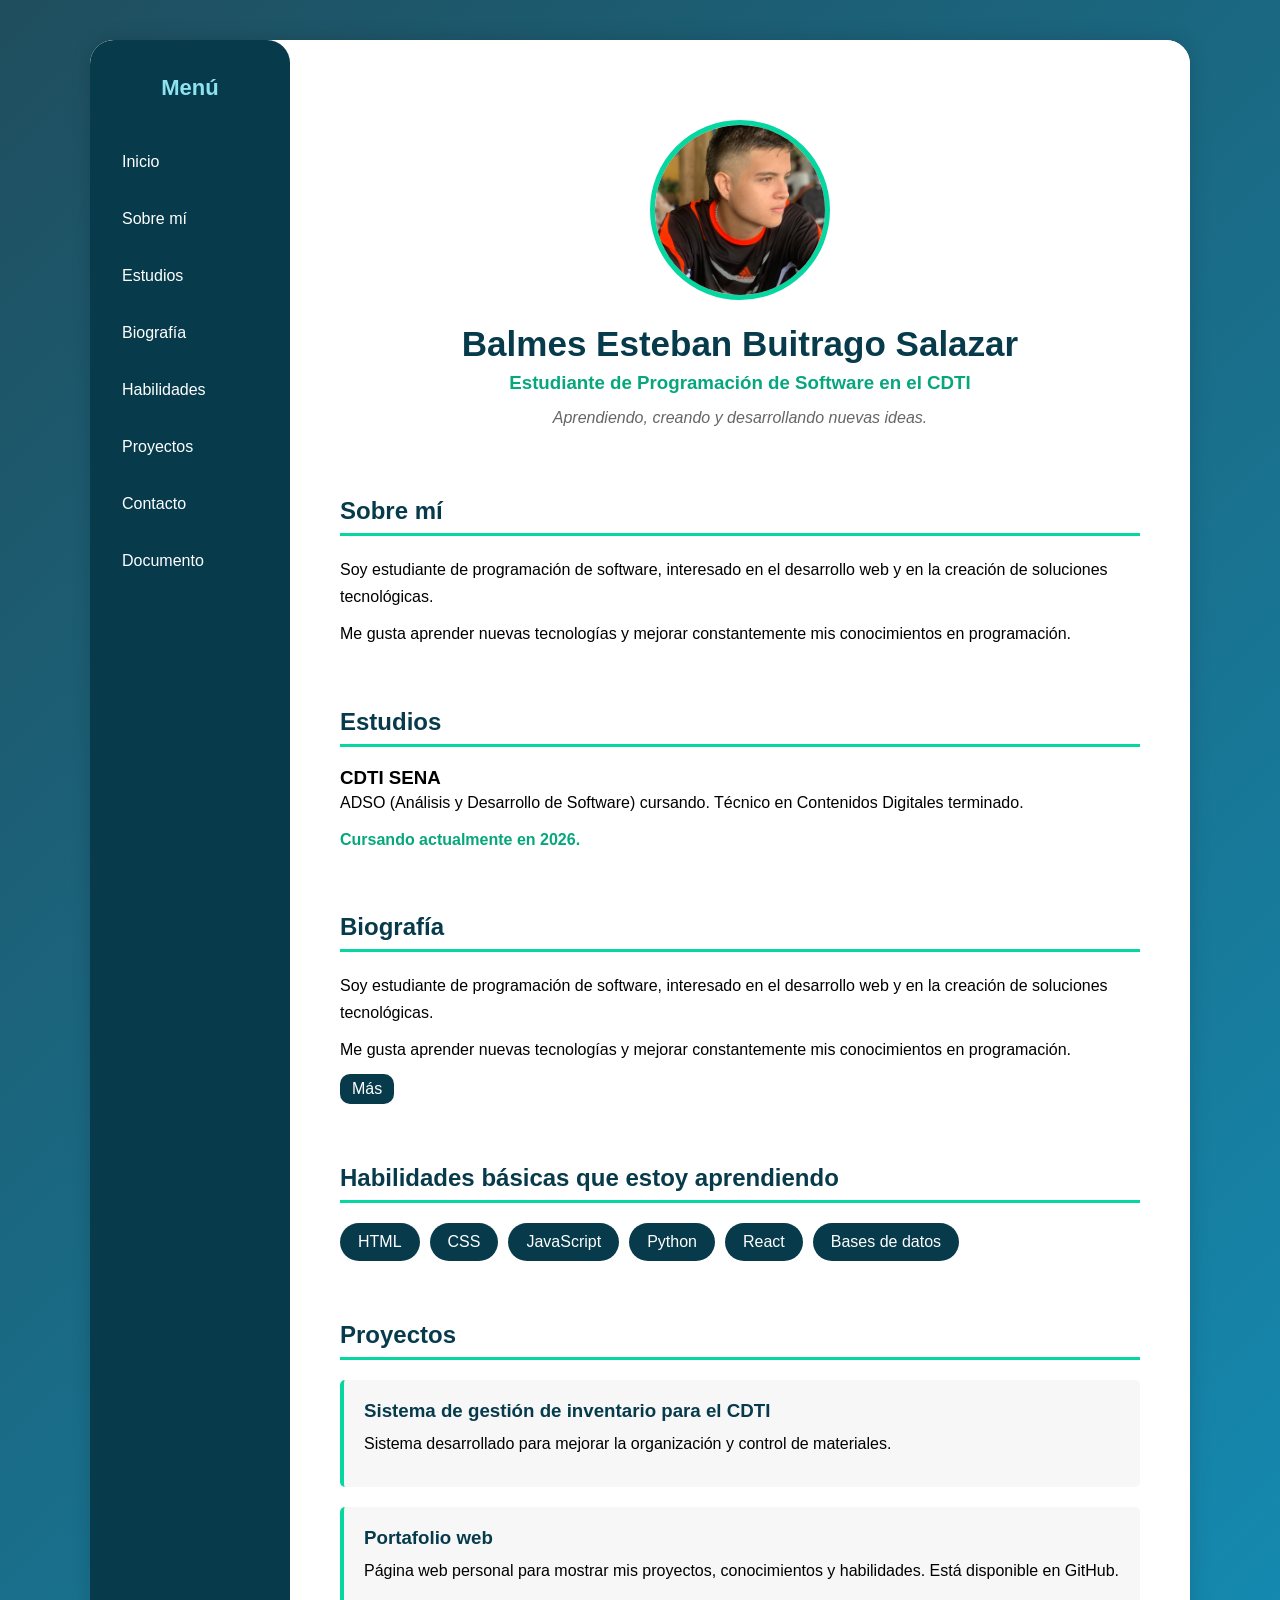
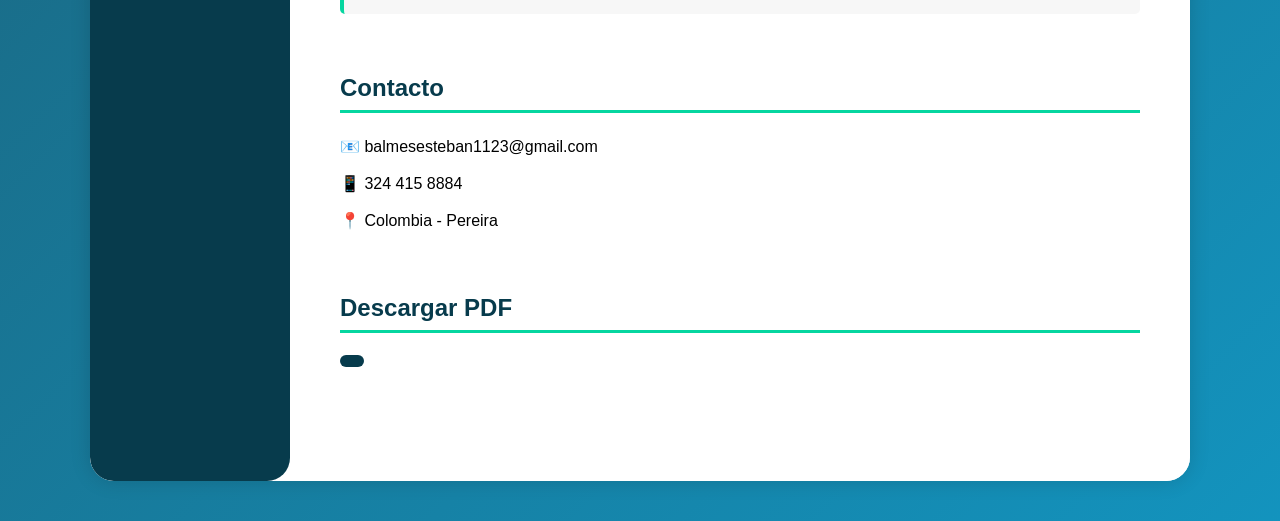
<file: Perfil_aprendiz/index.html>
<!DOCTYPE html>
<html lang="es">

<head>
    <meta charset="UTF-8">
    <meta name="viewport" content="width=device-width, initial-scale=1.0">

    <title>Hoja de Vida - Balmes Esteban</title>

    <link rel="stylesheet" href="estilos.css">
</head>

<body>

    <div class="hoja-vida">

        <!-- MENÚ LATERAL -->
        <nav class="menu">

            <h2>Menú</h2>

            <ul>

                <li>
                    <a href="#inicio">Inicio</a>
                </li>

                <li>
                    <a href="#sobre-mi">Sobre mí</a>
                </li>

                <li>
                    <a href="#estudios">Estudios</a>
                </li>

                <li>
                    <a href="#Biografia">Biografía</a>
                </li>

                <li>
                    <a href="#habilidades">Habilidades</a>
                </li>

                <li>
                    <a href="#proyectos">Proyectos</a>
                </li>

                <li>
                    <a href="#contacto">Contacto</a>
                </li>

                <li>
                    <a href="#documento">Documento</a>
                </li>

            </ul>

        </nav>


        <!-- CONTENIDO PRINCIPAL -->
        <main class="contenido">


            <!-- INICIO -->
            <section id="inicio" class="inicio">

                <img 
                    src="img/foto perfil.jpg"
                    alt="Foto de perfil de Balmes Esteban"
                    class="foto"
                >

                <h1>Balmes Esteban Buitrago Salazar</h1>

                <h3>
                    Estudiante de Programación de Software en el CDTI
                </h3>

                <p>
                    Aprendiendo, creando y desarrollando nuevas ideas.
                </p>

            </section>


            <!-- SOBRE MÍ -->
            <section id="sobre-mi" class="seccion">

                <h2>Sobre mí</h2>

                <p>
                    Soy estudiante de programación de software,
                    interesado en el desarrollo web y en la creación
                    de soluciones tecnológicas.
                </p>

                <p>
                    Me gusta aprender nuevas tecnologías y mejorar
                    constantemente mis conocimientos en programación.
                </p>

            </section>


            <!-- ESTUDIOS -->
            <section id="estudios" class="seccion">

                <h2>Estudios</h2>

                <h3>CDTI SENA</h3>

                <p>
                    ADSO (Análisis y Desarrollo de Software) cursando.
                    Técnico en Contenidos Digitales terminado.
                </p>

                <p class="fecha">
                    Cursando actualmente en 2026.
                </p>

            </section>


            <!-- BIOGRAFÍA -->
            <section id="Biografia" class="seccion">

                <h2>Biografía</h2>

                <p>
                    Soy estudiante de programación de software,
                    interesado en el desarrollo web y en la creación
                    de soluciones tecnológicas.
                </p>

                <p>
                    Me gusta aprender nuevas tecnologías y mejorar
                    constantemente mis conocimientos en programación.
                </p>

                <a href="principio.html" class="saber">
                    Más
                </a>

            </section>


            <!-- HABILIDADES -->
            <section id="habilidades" class="seccion">

                <h2>Habilidades básicas que estoy aprendiendo</h2>

                <ul class="habilidades">

                    <li>HTML</li>
                    <li>CSS</li>
                    <li>JavaScript</li>
                    <li>Python</li>
                    <li>React</li>
                    <li>Bases de datos</li>

                </ul>

            </section>


            <!-- PROYECTOS -->
            <section id="proyectos" class="seccion">

                <h2>Proyectos</h2>

                <div class="proyecto">

                    <h3>
                        Sistema de gestión de inventario para el CDTI
                    </h3>

                    <p>
                        Sistema desarrollado para mejorar la organización
                        y control de materiales.
                    </p>

                </div>


                <div class="proyecto">

                    <h3>Portafolio web</h3>

                    <p>
                        Página web personal para mostrar mis proyectos,
                        conocimientos y habilidades. Está disponible
                        en GitHub.
                    </p>

                </div>

            </section>


            <!-- CONTACTO -->
            <section id="contacto" class="seccion">

                <h2>Contacto</h2>

                <p>📧 balmesesteban1123@gmail.com</p>

                <p>📱 324 415 8884</p>

                <p>📍 Colombia - Pereira</p>

            </section>


            <!-- DOCUMENTO -->
            <section id="documento" class="seccion">

                <h2>Descargar PDF</h2>

                <a 
                    href="documento/perfil_aprendiz.pdf" 
                    download
                    class="saber"
                >
</file>
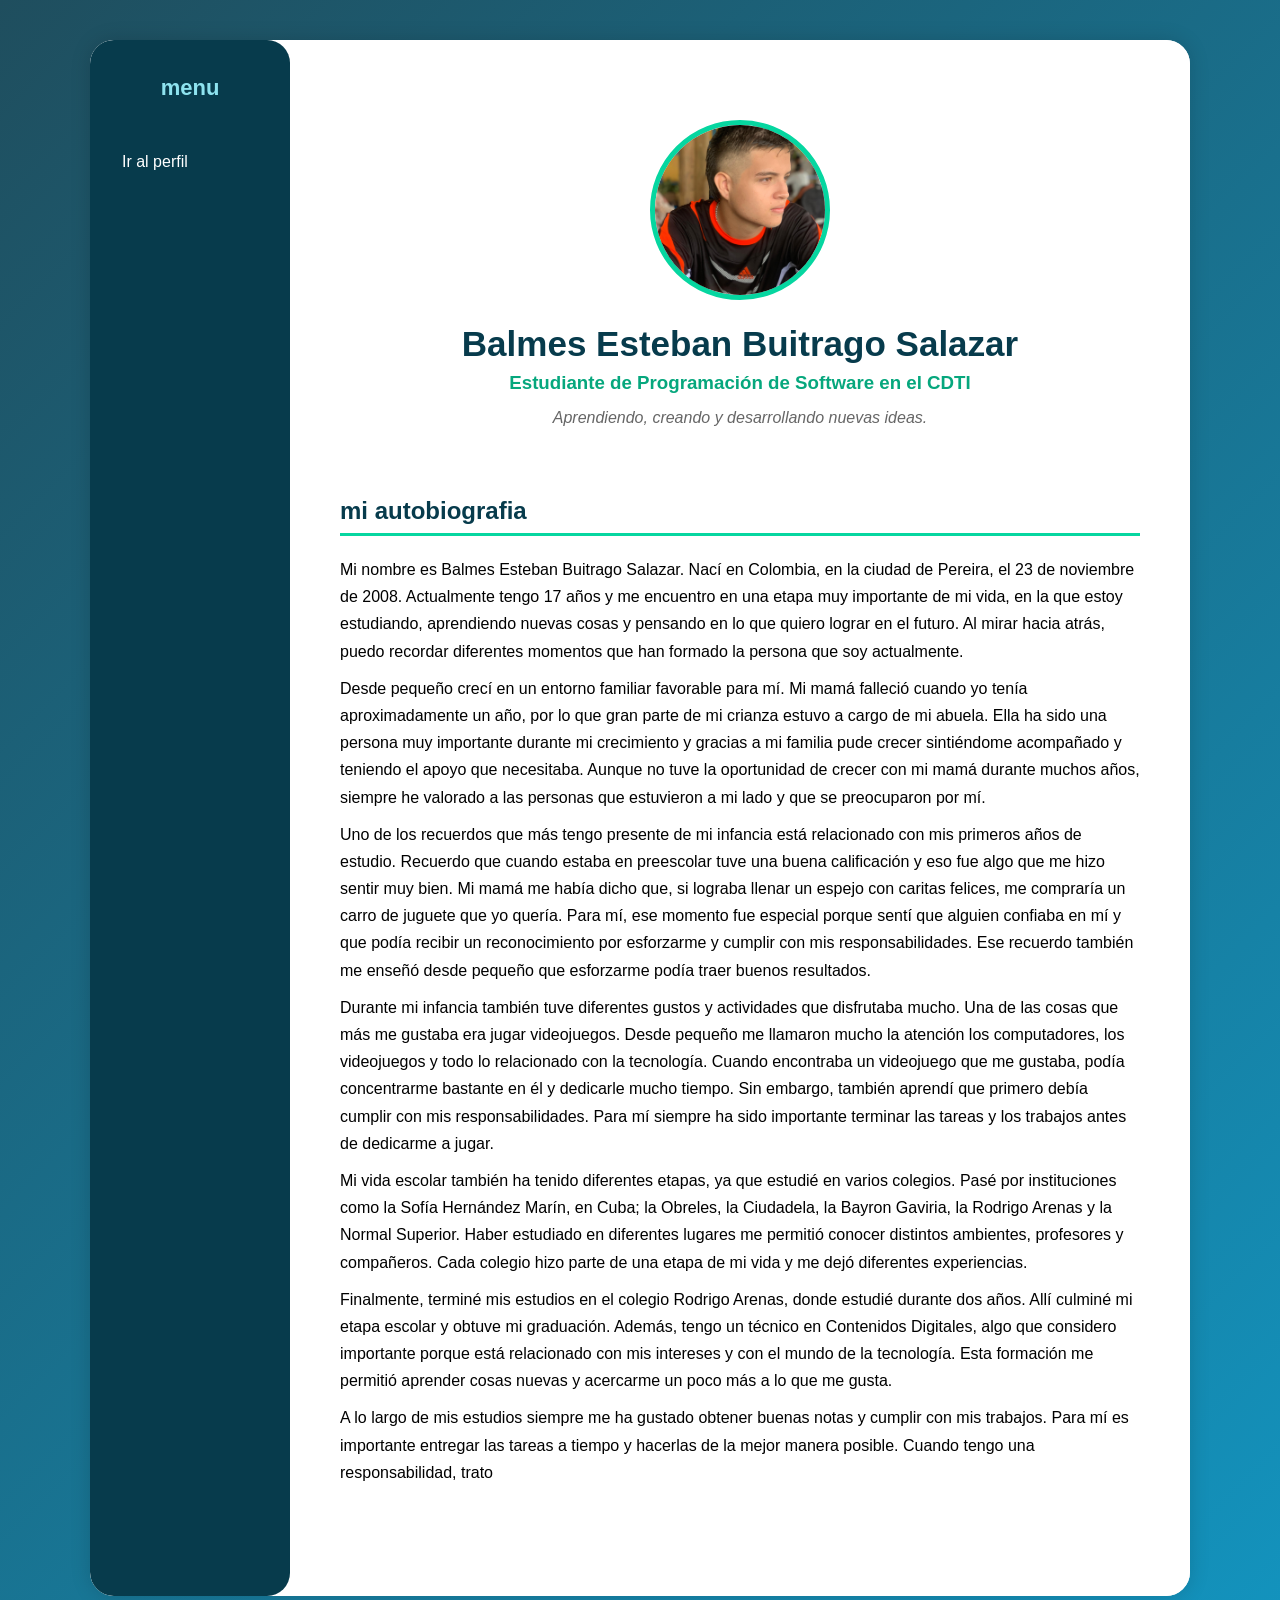
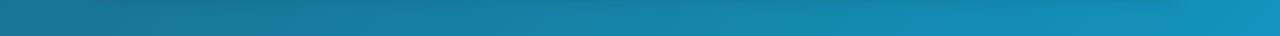
<file: Perfil_aprendiz/principio.html>
<!DOCTYPE html>
<html lang="es">

<head>
    <meta charset="UTF-8">
    <meta name="viewport" content="width=device-width, initial-scale=1.0">

    <title>Hoja de Vida - Balmes Esteban</title>

    <link rel="stylesheet" href="estilos.css">
</head>

<body>

    <div class="hoja-vida">

        <!-- MENÚ LATERAL -->
        <nav class="menu">

            <h2>menu</h2>
            

            <ul>
                <li>
                    <a href="index.html" class="inicip"> Ir al perfil</a>
                </li>
            </ul>

        </nav>


        <!-- CONTENIDO -->
        <main class="contenido">

            <!-- INICIO -->
            <section id="inicio" class="inicio">

                <img 
                    src="img/foto perfil.jpg" 
                    alt="Foto de perfil" 
                    class="foto"
                >

                <h1>Balmes Esteban Buitrago Salazar</h1>

                <h3>
                    Estudiante de Programación de Software en el CDTI
                </h3>

                <p>
                    Aprendiendo, creando y desarrollando nuevas ideas.
                </p>

            </section>


            <!-- SOBRE MÍ -->
            <section id="sobre-mi" class="seccion">

                <h2>mi autobiografia</h2>

                

<p>Mi nombre es Balmes Esteban Buitrago Salazar. Nací en Colombia, en la ciudad de Pereira, el 23 de noviembre de 2008. Actualmente tengo 17 años y me encuentro en una etapa muy importante de mi vida, en la que estoy estudiando, aprendiendo nuevas cosas y pensando en lo que quiero lograr en el futuro. Al mirar hacia atrás, puedo recordar diferentes momentos que han formado la persona que soy actualmente.</p>

<p>Desde pequeño crecí en un entorno familiar favorable para mí. Mi mamá falleció cuando yo tenía aproximadamente un año, por lo que gran parte de mi crianza estuvo a cargo de mi abuela. Ella ha sido una persona muy importante durante mi crecimiento y gracias a mi familia pude crecer sintiéndome acompañado y teniendo el apoyo que necesitaba. Aunque no tuve la oportunidad de crecer con mi mamá durante muchos años, siempre he valorado a las personas que estuvieron a mi lado y que se preocuparon por mí.</p>

<p>Uno de los recuerdos que más tengo presente de mi infancia está relacionado con mis primeros años de estudio. Recuerdo que cuando estaba en preescolar tuve una buena calificación y eso fue algo que me hizo sentir muy bien. Mi mamá me había dicho que, si lograba llenar un espejo con caritas felices, me compraría un carro de juguete que yo quería. Para mí, ese momento fue especial porque sentí que alguien confiaba en mí y que podía recibir un reconocimiento por esforzarme y cumplir con mis responsabilidades. Ese recuerdo también me enseñó desde pequeño que esforzarme podía traer buenos resultados.</p>

<p>Durante mi infancia también tuve diferentes gustos y actividades que disfrutaba mucho. Una de las cosas que más me gustaba era jugar videojuegos. Desde pequeño me llamaron mucho la atención los computadores, los videojuegos y todo lo relacionado con la tecnología. Cuando encontraba un videojuego que me gustaba, podía concentrarme bastante en él y dedicarle mucho tiempo. Sin embargo, también aprendí que primero debía cumplir con mis responsabilidades. Para mí siempre ha sido importante terminar las tareas y los trabajos antes de dedicarme a jugar.</p>

<p>Mi vida escolar también ha tenido diferentes etapas, ya que estudié en varios colegios. Pasé por instituciones como la Sofía Hernández Marín, en Cuba; la Obreles, la Ciudadela, la Bayron Gaviria, la Rodrigo Arenas y la Normal Superior. Haber estudiado en diferentes lugares me permitió conocer distintos ambientes, profesores y compañeros. Cada colegio hizo parte de una etapa de mi vida y me dejó diferentes experiencias.</p>

<p>Finalmente, terminé mis estudios en el colegio Rodrigo Arenas, donde estudié durante dos años. Allí culminé mi etapa escolar y obtuve mi graduación. Además, tengo un técnico en Contenidos Digitales, algo que considero importante porque está relacionado con mis intereses y con el mundo de la tecnología. Esta formación me permitió aprender cosas nuevas y acercarme un poco más a lo que me gusta.</p>

<p>A lo largo de mis estudios siempre me ha gustado obtener buenas notas y cumplir con mis trabajos. Para mí es importante entregar las tareas a tiempo y hacerlas de la mejor manera posible. Cuando tengo una responsabilidad, trato

            </section>


            
            
        </main>

    </div>

</body>

</html>
</file>
<file: Perfil_aprendiz/estilos.css>
/* ========================================
   CONFIGURACIÓN GENERAL
======================================== */

* {
    margin: 0;
    padding: 0;
    box-sizing: border-box;
    font-family: Helvetica, sans-serif;
}


html {
    scroll-behavior: smooth;
}


body {
    min-height: 100vh;

    display: flex;
    align-items: flex-start;
    justify-content: center;

    font-family: Arial, Helvetica, sans-serif;

    /* Fondo con gradiente */
    background: linear-gradient(
        135deg,
        #1f4e5e,
        #0db6ee,
        #073b4c
    );

    background-size: 300% 300%;
}


/* ========================================
   CONTENEDOR PRINCIPAL
======================================== */

.hoja-vida {
    width: 1100px;
    max-width: 95%;

    margin: 40px auto;

    background-color: white;

    display: grid;

    grid-template-columns: 200px 1fr;

    box-shadow: 0 0 20px rgba(0, 0, 0, 0.15);

    border-radius: 24px;

    overflow: hidden;
}


/* ========================================
   MENÚ
======================================== */

.menu {
    background-color: #073b4c;

    min-height: 100%;

    padding: 35px 20px;

    position: sticky;

    top: 0;

    height: 100vh;

    border-radius: 23px;
}


/* TÍTULO DEL MENÚ */

.menu h2 {
    color: #8ee3ef;

    text-align: center;

    margin-bottom: 40px;

    font-size: 22px;
}


/* LISTA */

.menu ul {
    list-style: none;
}


/* ELEMENTOS */

.menu li {
    margin-bottom: 15px;
}


/* ENLACES */

.menu a {
    display: block;

    color: white;

    text-decoration: none;

    padding: 12px;

    border-radius: 8px;

    transition: 0.3s;
}


/* EFECTO AL PASAR EL MOUSE */

.menu a:hover {
    background-color: #06d6a0;

    color: white;

    transform: translateX(5px);

    border-radius: 15px;
}


/* ========================================
   CONTENIDO
======================================== */

.contenido {
    padding: 50px;

    background-color: white;

    min-height: 100%;
}


/* ========================================
   INICIO
======================================== */

.inicio {
    text-align: center;

    padding: 30px 0 70px;
}


/* FOTO */

.foto {
    width: 180px;

    height: 180px;

    object-fit: cover;

    border-radius: 50%;

    border: 5px solid #06d6a0;

    margin-bottom: 20px;
}


/* NOMBRE */

.inicio h1 {
    font-size: 35px;

    color: #073b4c;

    margin-bottom: 8px;
}


/* CARGO */

.inicio h3 {
    color: #06a77d;

    margin-bottom: 15px;
}


/* FRASE */

.inicio p {
    color: #666;

    font-style: italic;
}


/* ========================================
   SECCIONES
======================================== */

.seccion {
    margin-bottom: 60px;
}


.seccion h2 {
    color: #073b4c;

    border-bottom: 3px solid #06d6a0;

    padding-bottom: 8px;

    margin-bottom: 20px;
}


.seccion p {
    margin-bottom: 10px;

    line-height: 1.7;
}


/* ========================================
   HABILIDADES
======================================== */

.habilidades {
    display: flex;

    flex-wrap: wrap;

    gap: 10px;

    list-style: none;
}


.habilidades li {
    background-color: #073b4c;

    color: white;

    padding: 10px 18px;

    border-radius: 20px;
}


/* ========================================
   PROYECTOS
======================================== */

.proyecto {
    padding: 20px;

    margin-bottom: 20px;

    border-left: 4px solid #06d6a0;

    background-color: #f7f7f7;

    border-radius: 5px;
}


.proyecto h3 {
    color: #073b4c;

    margin-bottom: 8px;
}


/* ========================================
   FECHAS
======================================== */

.fecha {
    color: #06a77d;

    font-weight: bold;
}


/* ========================================
   BOTÓN MÁS / DESCARGAR
======================================== */

.saber {
    display: inline-block;

    background-color: #073b4c;

    color: white;

    border-radius: 10px;

    cursor: pointer;

    padding: 6px 12px;

    text-decoration: none;

    border: none;

    transition: 0.3s;
}


.saber:hover {
    background-color: #06d6a0;

    color: white;
}


/* ========================================
   RESPONSIVE
======================================== */

@media (max-width: 750px) {

    .hoja-vida {
        grid-template-columns: 1fr;
    }


    .menu {
        position: relative;

        height: auto;

        min-height: auto;
    }


    .menu ul {
        display: flex;

        flex-wrap: wrap;

        justify-content: center;

        gap: 5px;
    }


    .menu li {
        margin-bottom: 0;
    }


    .contenido {
        padding: 30px 20px;
    }

}
</file>
